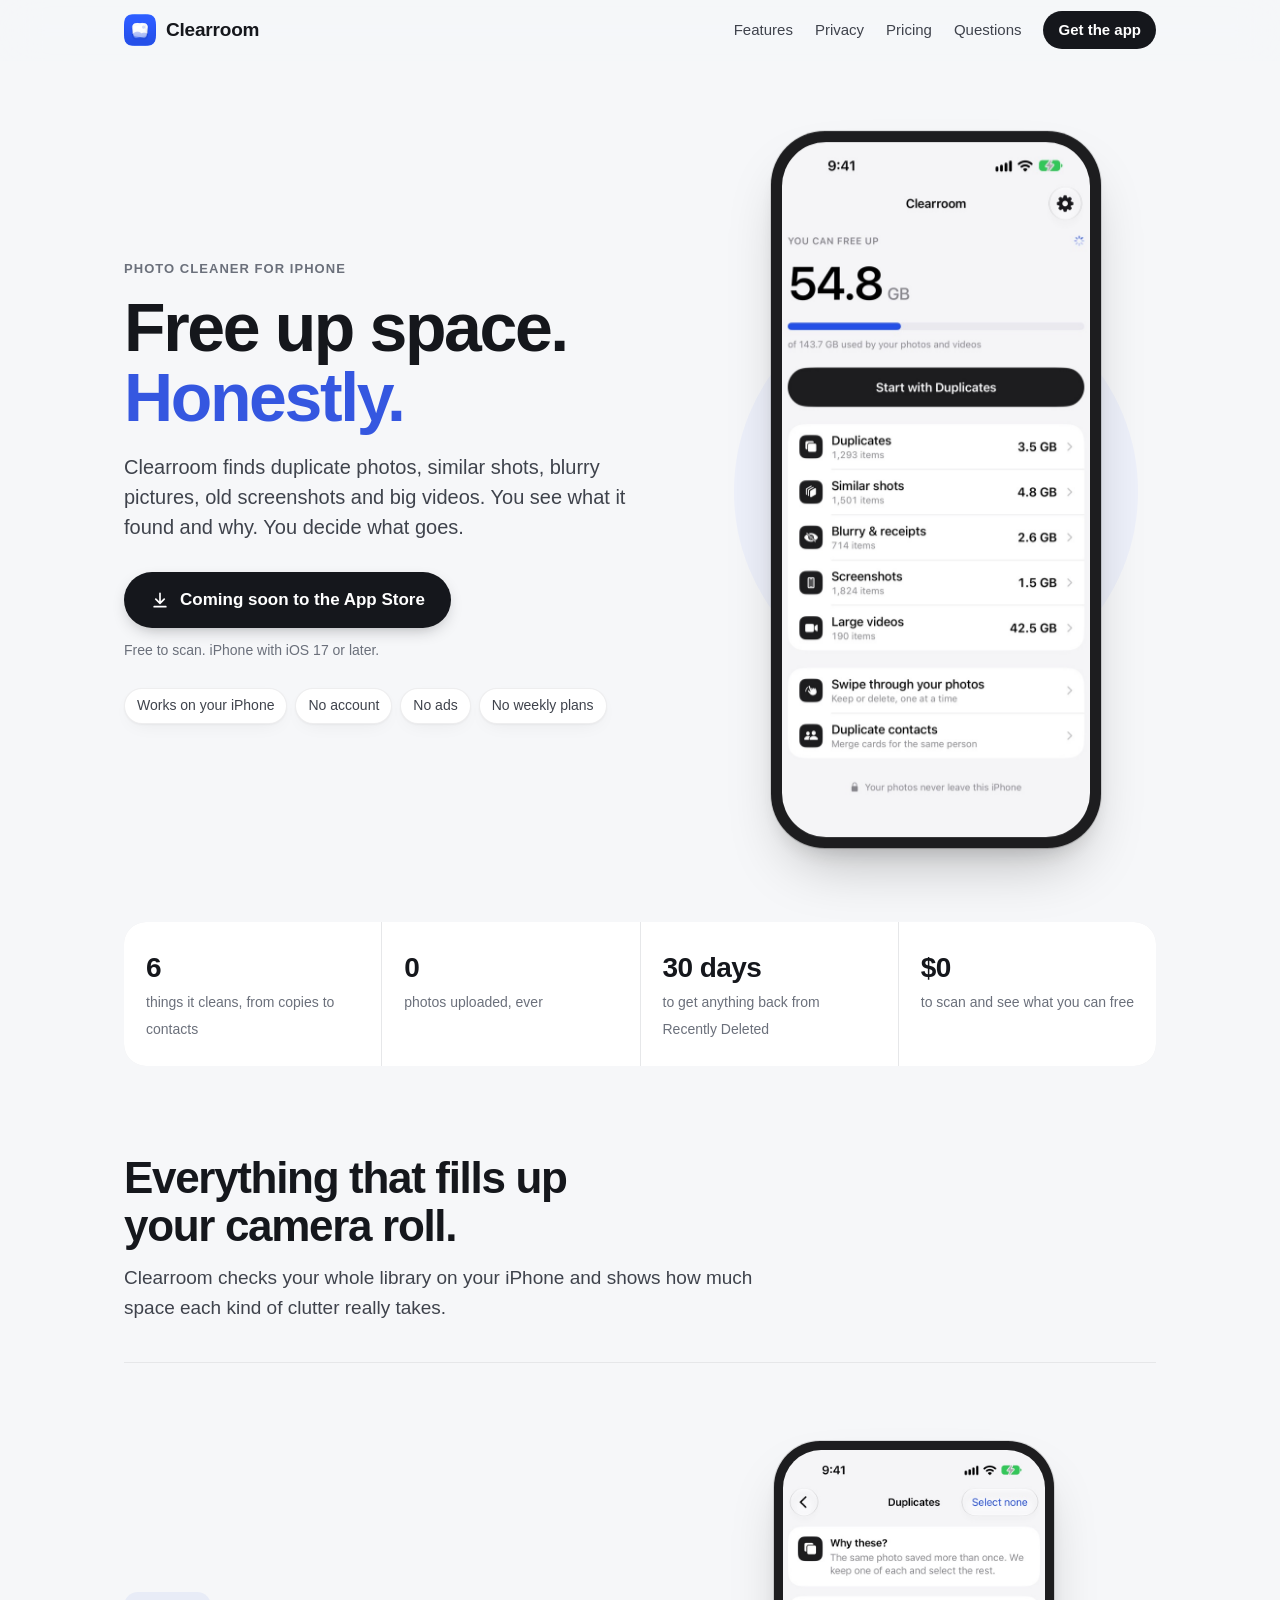
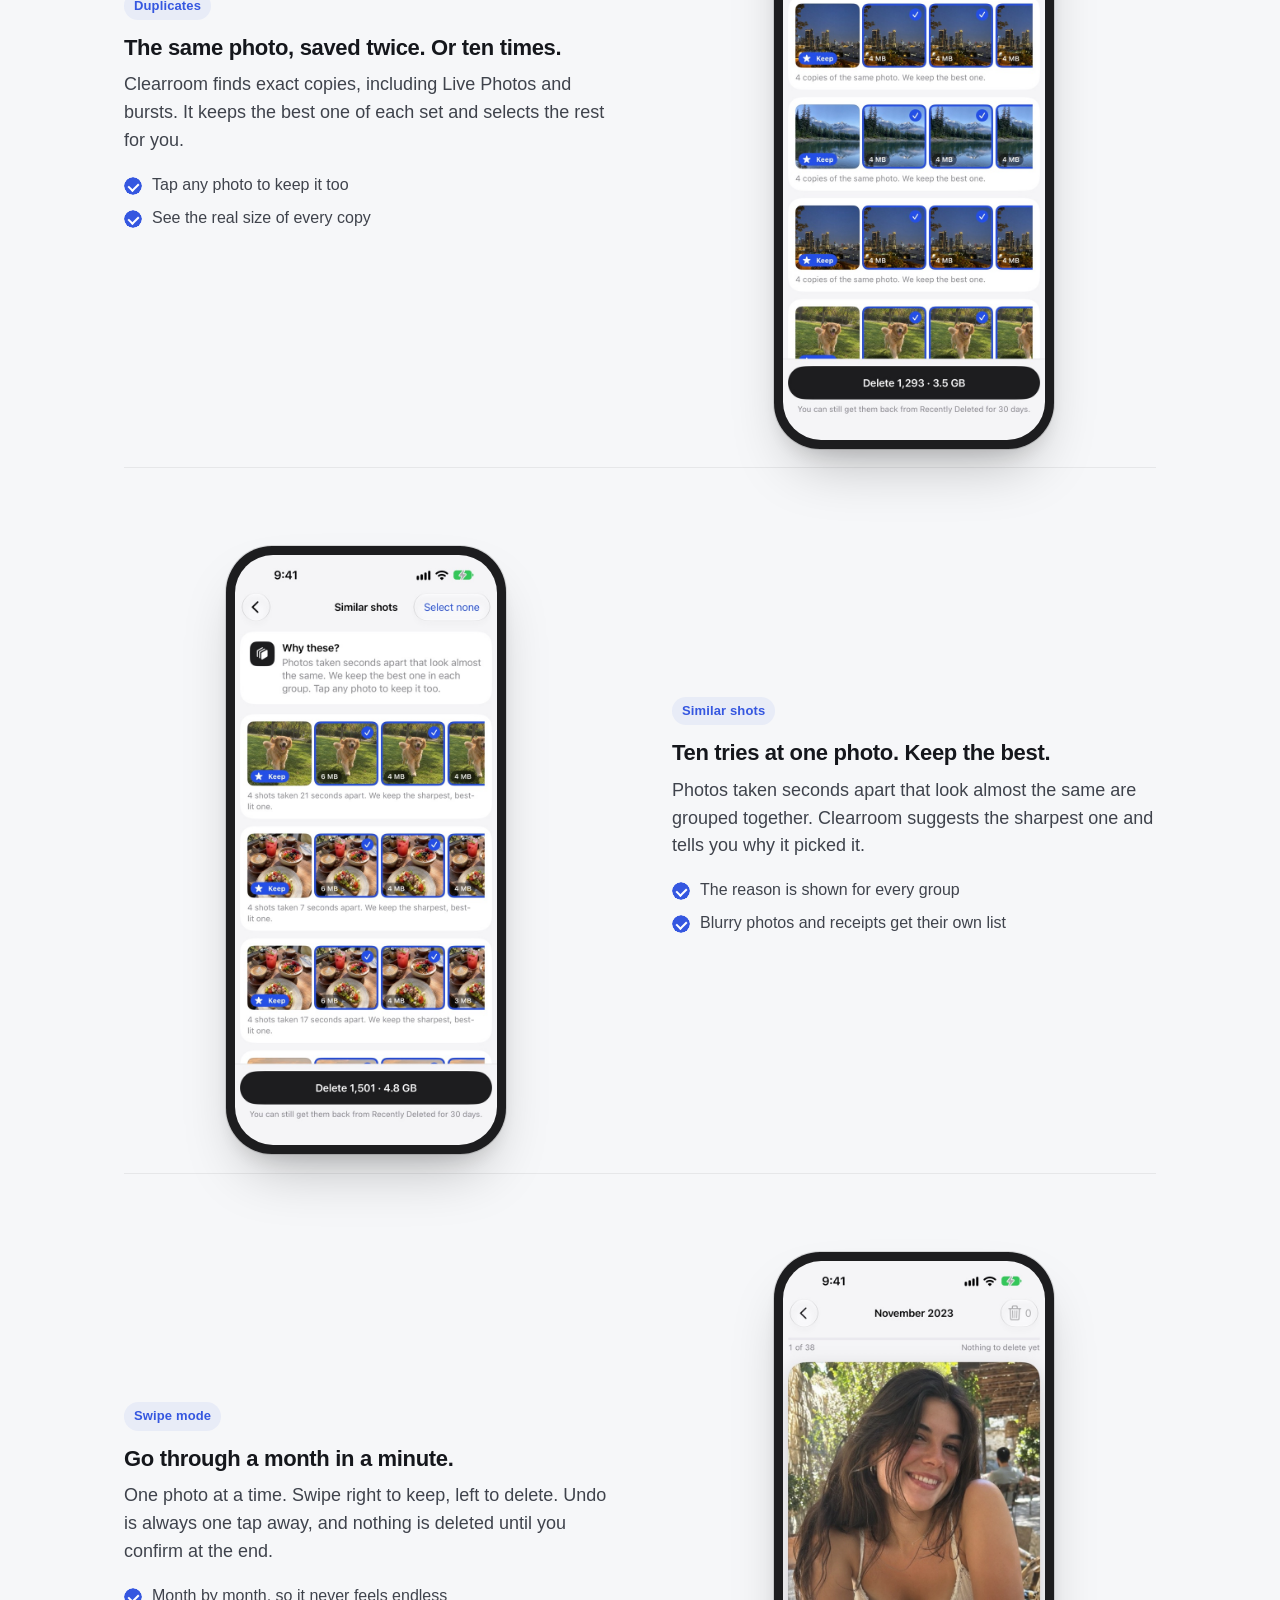
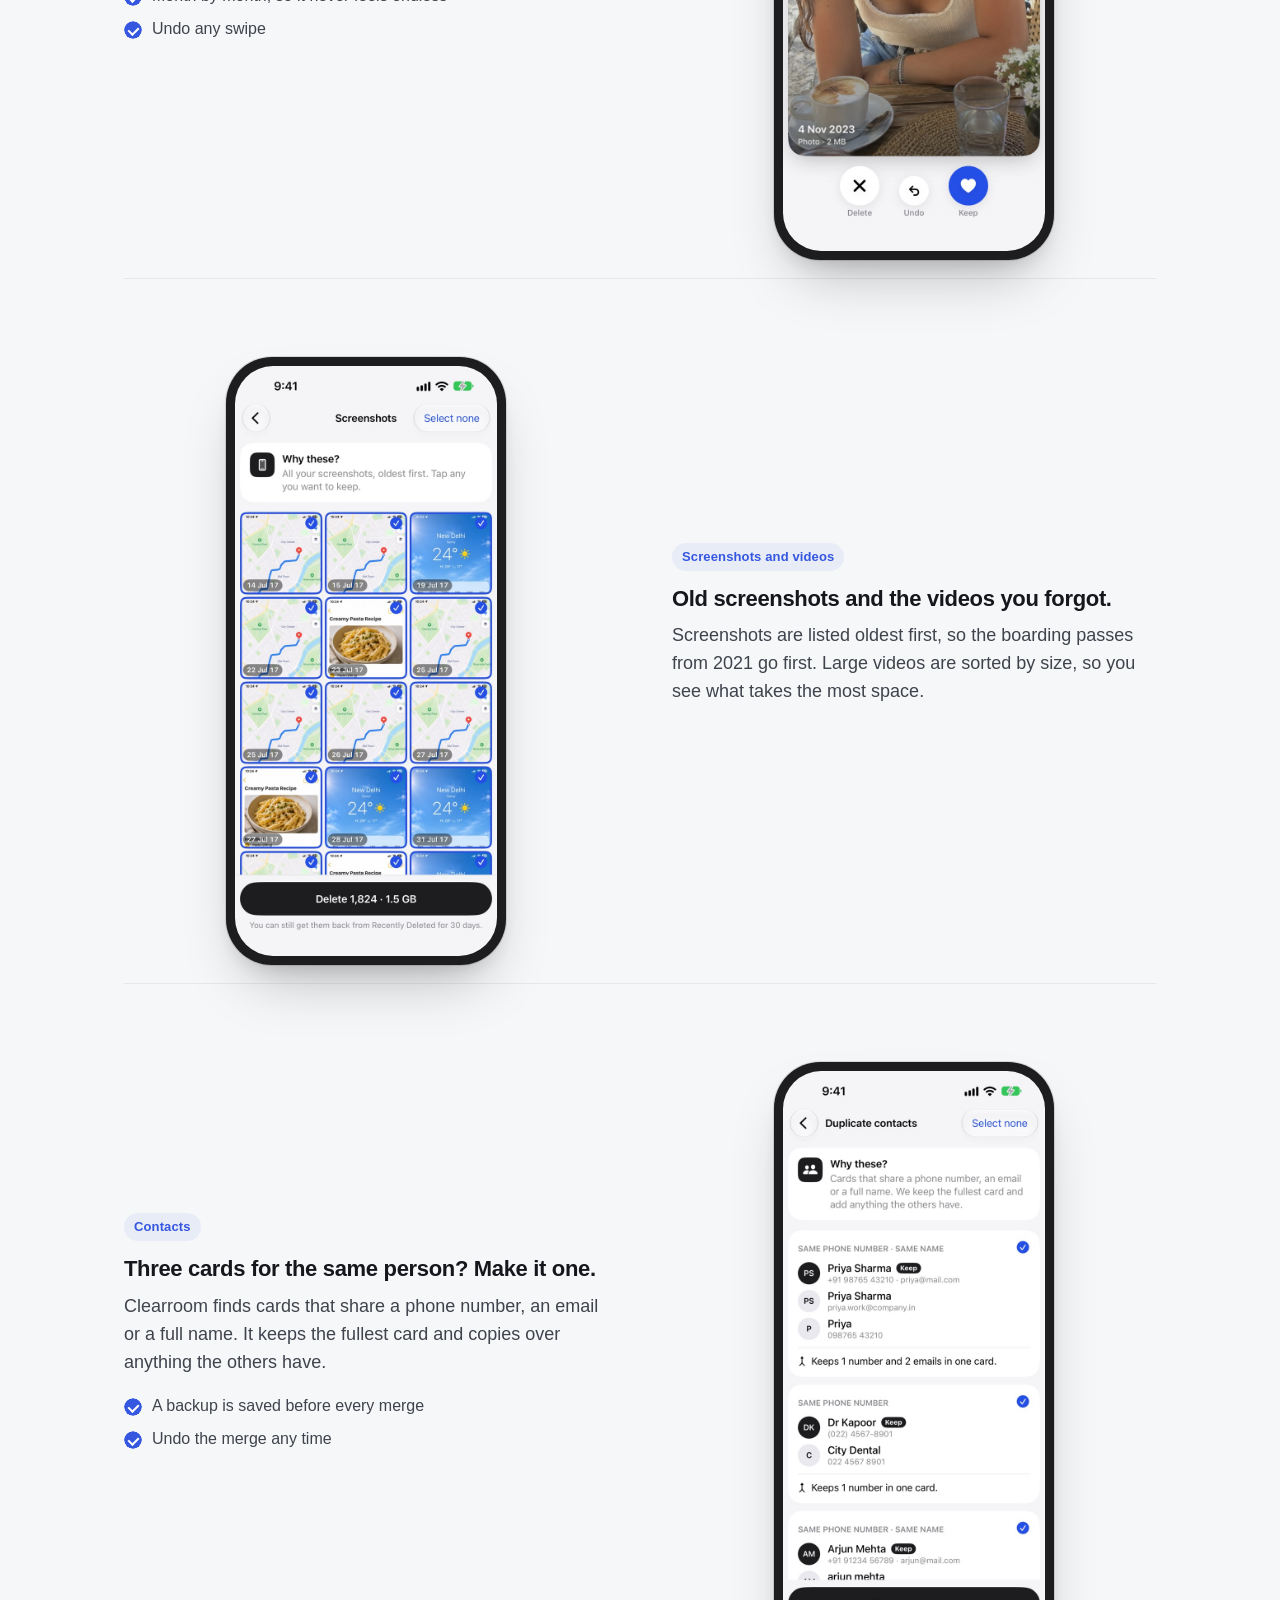
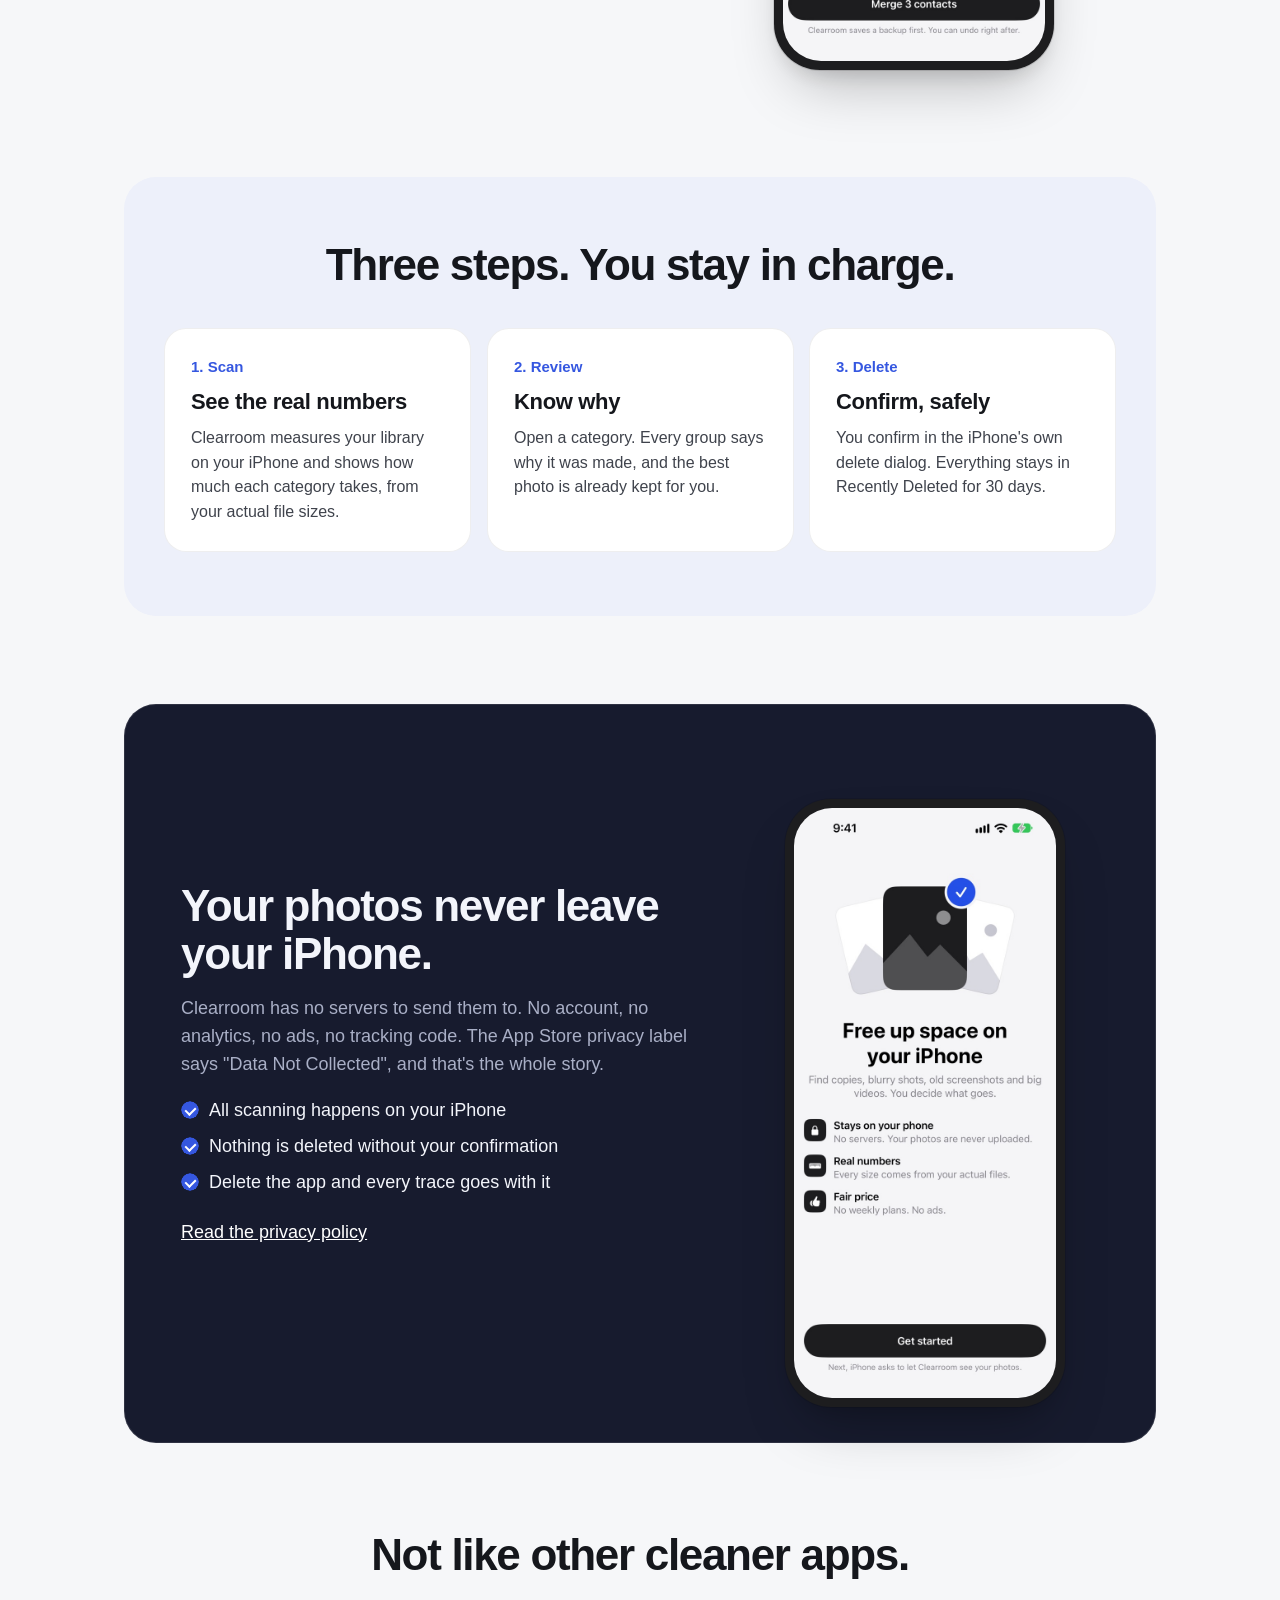
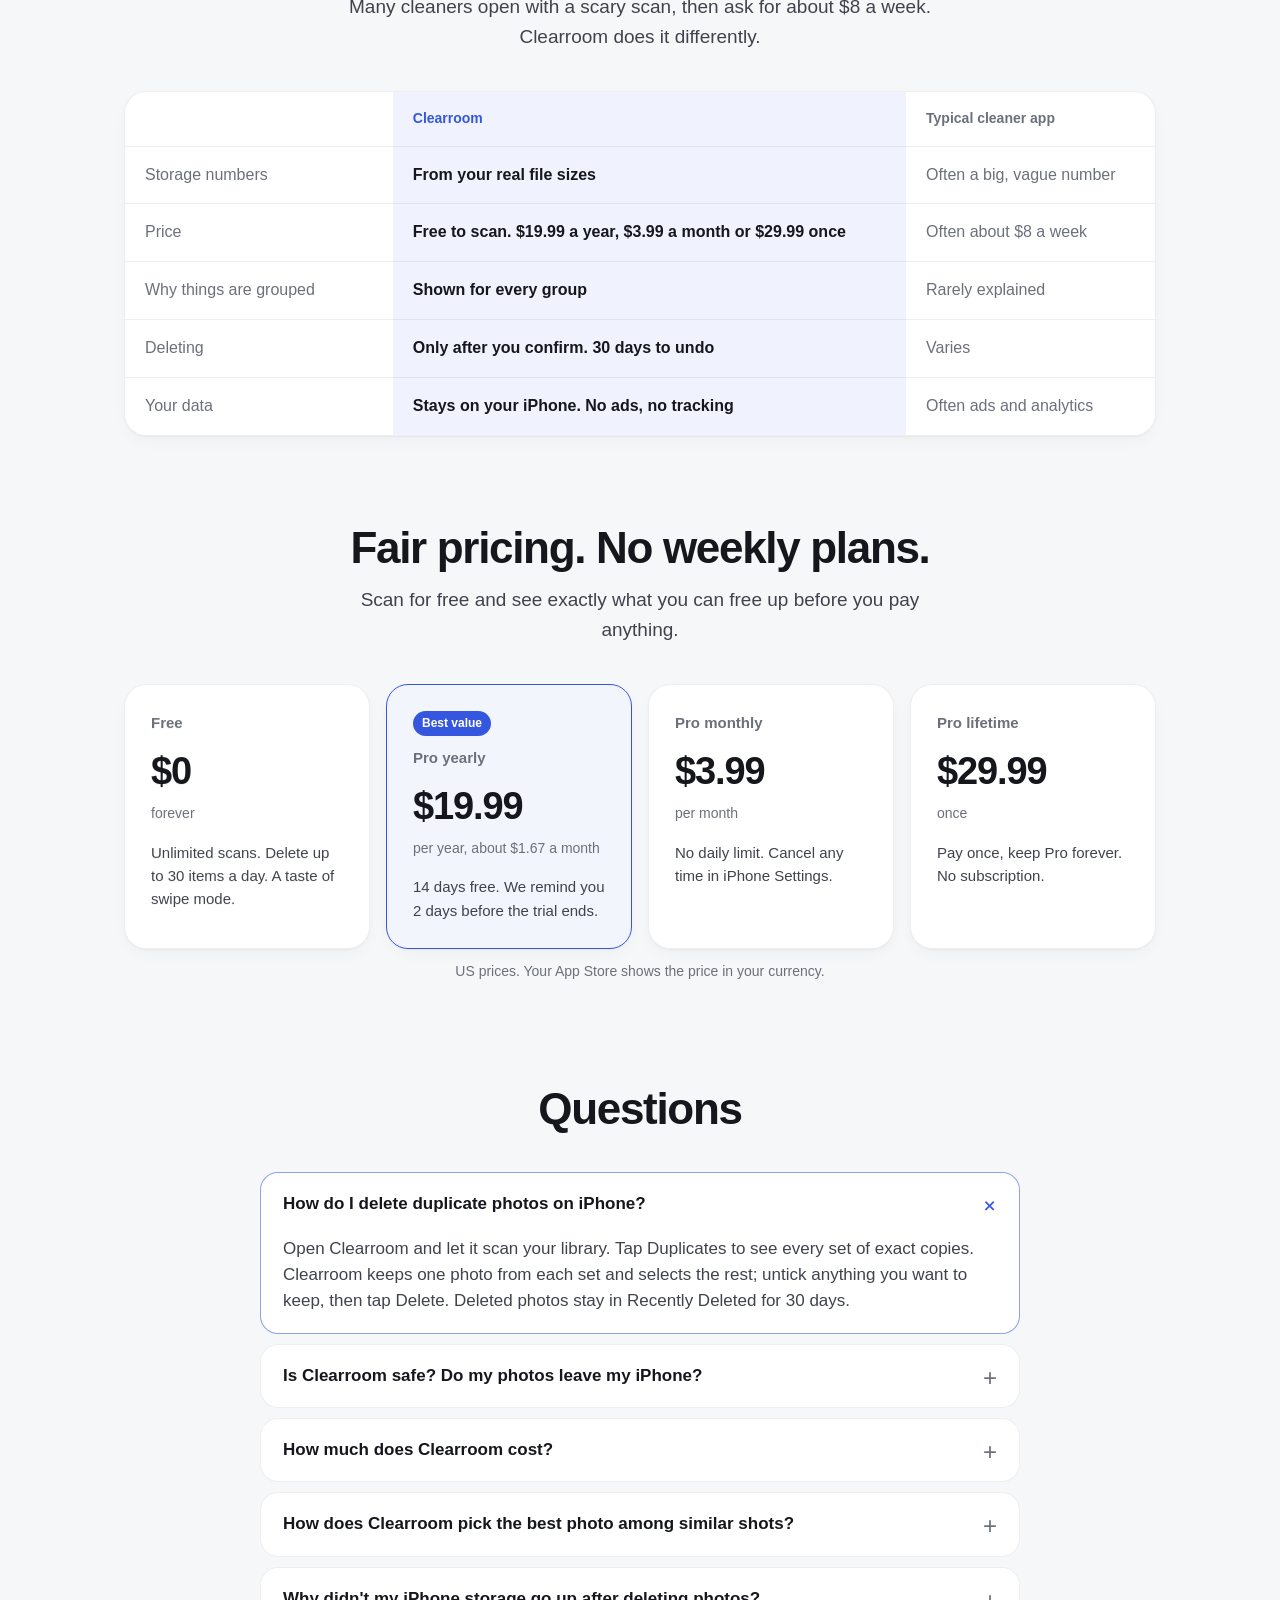
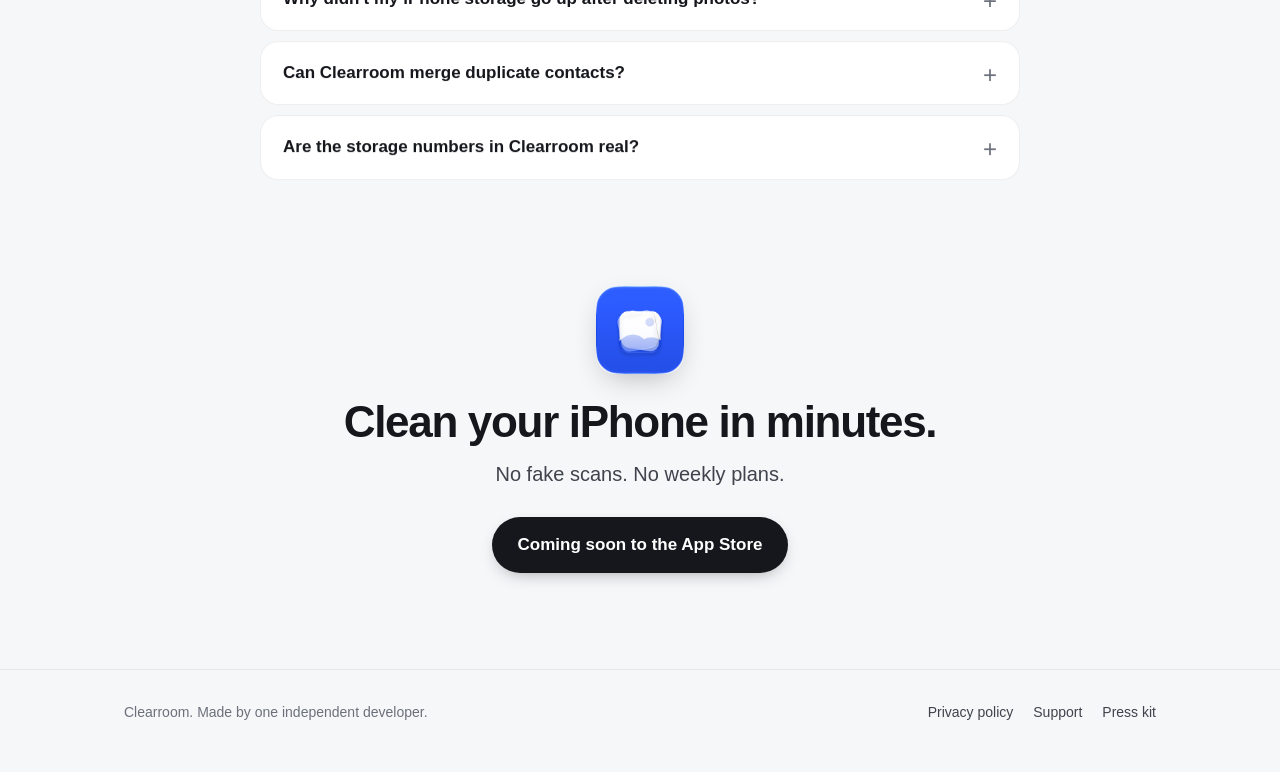
<file: index.html>
<!doctype html>
<html lang="en"><head><meta charset="utf-8"><meta name="viewport" content="width=device-width, initial-scale=1">
<title>Clearroom: Photo Cleaner for iPhone. Delete duplicate and similar photos</title>
<meta name="description" content="Clearroom is an iPhone photo cleaner that finds duplicate photos, similar shots, blurry pictures, old screenshots, large videos and duplicate contacts. It runs entirely on your iPhone, shows real file sizes, and has no weekly subscription.">
<link rel="canonical" href="https://rajgupta36.github.io/clearroom/">
<meta property="og:type" content="website">
<meta property="og:title" content="Clearroom: honest photo cleaner for iPhone">
<meta property="og:description" content="Find duplicate and similar photos, old screenshots and big videos. Private, on-device, no weekly plans.">
<meta property="og:url" content="https://rajgupta36.github.io/clearroom/">
<meta property="og:image" content="https://rajgupta36.github.io/clearroom/img/og.jpg">
<meta name="twitter:card" content="summary_large_image">
<meta name="theme-color" content="#F5F5F7" media="(prefers-color-scheme: light)"><meta name="theme-color" content="#000000" media="(prefers-color-scheme: dark)">
<script>(function(d){if(!matchMedia('(prefers-reduced-motion: reduce)').matches){d.classList.add('motion');setTimeout(function(){if(!window.__siteReady)d.classList.remove('motion')},2500)}})(document.documentElement)</script>
<link rel="stylesheet" href="style.css?v=4"><link rel="icon" href="favicon.png">
<script type="application/ld+json">
{
  "@context": "https://schema.org",
  "@graph": [
    {
      "@type": "MobileApplication",
      "@id": "https://rajgupta36.github.io/clearroom/#app",
      "name": "Clearroom: Photo Cleaner",
      "alternateName": "Clearroom",
      "operatingSystem": "iOS 17 or later",
      "applicationCategory": "UtilitiesApplication",
      "description": "An iPhone photo and storage cleaner that finds duplicate photos, similar shots, blurry photos, receipts, old screenshots, large videos and duplicate contacts. Everything runs on the iPhone; photos and contacts never leave it.",
      "url": "https://rajgupta36.github.io/clearroom/",
      "image": "https://rajgupta36.github.io/clearroom/img/icon-1024.png",
      "screenshot": [
        "https://rajgupta36.github.io/clearroom/img/app/1-dashboard.jpg",
        "https://rajgupta36.github.io/clearroom/img/app/2-duplicates.jpg",
        "https://rajgupta36.github.io/clearroom/img/app/3-similar.jpg",
        "https://rajgupta36.github.io/clearroom/img/app/4-swipe.jpg"
      ],
      "featureList": [
        "Delete duplicate photos, including Live Photos and bursts",
        "Group similar photos and suggest the best shot with the reason shown",
        "Find blurry photos and receipts",
        "Clear out old screenshots, oldest first",
        "Sort large videos by size",
        "Swipe mode: keep or delete one photo at a time, month by month, with undo",
        "Merge duplicate contacts with a backup and undo",
        "All processing on the iPhone, no account, no ads, no tracking"
      ],
      "offers": [
        {"@type": "Offer", "name": "Free", "price": "0", "priceCurrency": "USD", "description": "Unlimited scanning and up to 30 deletions a day."},
        {"@type": "Offer", "name": "Clearroom Pro yearly", "price": "19.99", "priceCurrency": "USD", "description": "Yearly subscription with a 14-day free trial."},
        {"@type": "Offer", "name": "Clearroom Pro monthly", "price": "3.99", "priceCurrency": "USD"},
        {"@type": "Offer", "name": "Clearroom Pro lifetime", "price": "29.99", "priceCurrency": "USD", "description": "One-time purchase."}
      ]
    },
    {
      "@type": "FAQPage",
      "mainEntity": [
        {"@type": "Question", "name": "How do I delete duplicate photos on iPhone?",
         "acceptedAnswer": {"@type": "Answer", "text": "Open Clearroom and let it scan your library. Tap Duplicates to see every set of exact copies. Clearroom keeps one photo from each set and selects the rest; untick anything you want to keep, then tap Delete. Deleted photos stay in Recently Deleted for 30 days."}},
        {"@type": "Question", "name": "Is Clearroom safe? Do my photos leave my iPhone?",
         "acceptedAnswer": {"@type": "Answer", "text": "Your photos never leave your iPhone. Clearroom has no servers, no account, no ads and no analytics. All scanning happens on the device, and nothing is deleted until you confirm in the iPhone's own delete dialog."}},
        {"@type": "Question", "name": "How much does Clearroom cost?",
         "acceptedAnswer": {"@type": "Answer", "text": "Scanning is free, and you can delete up to 30 items a day for free. Clearroom Pro removes the limit for $19.99 a year (14-day free trial), $3.99 a month, or $29.99 once. There is no weekly plan."}},
        {"@type": "Question", "name": "How does Clearroom pick the best photo among similar shots?",
         "acceptedAnswer": {"@type": "Answer", "text": "It groups photos taken seconds apart that look almost the same, then suggests the sharpest, best-lit one using Apple's on-device image analysis. The reason is shown for every group, and you can tap any photo to keep it too."}},
        {"@type": "Question", "name": "Why didn't my iPhone storage go up after deleting photos?",
         "acceptedAnswer": {"@type": "Answer", "text": "iPhone keeps deleted photos in Recently Deleted for 30 days. The space is freed when that album is emptied, either after 30 days or when you empty it yourself in Photos, Albums, Recently Deleted."}},
        {"@type": "Question", "name": "Can Clearroom merge duplicate contacts?",
         "acceptedAnswer": {"@type": "Answer", "text": "Yes. Clearroom finds contact cards that share a phone number, an email or a full name, keeps the fullest card, copies over anything the others have, and saves a backup first so you can undo the merge."}},
        {"@type": "Question", "name": "Are the storage numbers in Clearroom real?",
         "acceptedAnswer": {"@type": "Answer", "text": "Yes. Every size comes from the real file sizes of your photos and videos. If a size can't be read, Clearroom says so instead of guessing."}}
      ]
    }
  ]
}
</script>
</head>
<body>
<a class="skip" href="#main">Skip to content</a>
<header class="top"><div class="wrap">
<a class="brand" href="./"><img src="img/icon-256.png" alt="">Clearroom</a>
<nav aria-label="Main"><a href="#features">Features</a><a href="#privacy">Privacy</a><a href="#pricing">Pricing</a><a href="#faq">Questions</a><a class="pill" href="#get">Get the app</a></nav>
</div></header>

<main id="main" class="wrap">

<div class="hero">
<div data-hero-text>
<p class="eyebrow">Photo cleaner for iPhone</p>
<h1>Free up space.<br><em>Honestly.</em></h1>
<p class="lede">Clearroom finds duplicate photos, similar shots, blurry pictures, old screenshots and big videos. You see what it found and why. You decide what goes.</p>
<span class="button" id="get" aria-disabled="true"><svg viewBox="0 0 24 24" aria-hidden="true"><path d="M12 3a1 1 0 0 1 1 1v9.6l3.3-3.3a1 1 0 1 1 1.4 1.4l-5 5a1 1 0 0 1-1.4 0l-5-5a1 1 0 1 1 1.4-1.4l3.3 3.3V4a1 1 0 0 1 1-1zM5 19h14a1 1 0 1 1 0 2H5a1 1 0 1 1 0-2z"/></svg>Coming soon to the App Store</span>
<p class="note">Free to scan. iPhone with iOS 17 or later.</p>
<ul class="chips"><li>Works on your iPhone</li><li>No account</li><li>No ads</li><li>No weekly plans</li></ul>
</div>
<div class="stage" data-hero-phone><div class="phone"><img src="img/app/1-dashboard.jpg" alt="Clearroom home screen: you can free up 54.8 GB, split into duplicates, similar shots, blurry photos, screenshots and large videos" width="660" height="1434"></div></div>
</div>

<div class="proof" aria-label="What Clearroom checks" data-stagger>
<div><b data-count="6">6</b><span>things it cleans, from copies to contacts</span></div>
<div><b>0</b><span>photos uploaded, ever</span></div>
<div><b><span data-count="30">30</span> days</b><span>to get anything back from Recently Deleted</span></div>
<div><b>$0</b><span>to scan and see what you can free</span></div>
</div>

<section id="features">
<div class="head" data-reveal><h2>Everything that fills up<br>your camera roll.</h2><p>Clearroom checks your whole library on your iPhone and shows how much space each kind of clutter really takes.</p></div>

<div class="feature" data-reveal>
<div class="text"><span class="tag">Duplicates</span><h3>The same photo, saved twice. Or ten times.</h3>
<p>Clearroom finds exact copies, including Live Photos and bursts. It keeps the best one of each set and selects the rest for you.</p>
<ul class="ticks"><li>Tap any photo to keep it too</li><li>See the real size of every copy</li></ul></div>
<div class="phone small"><img src="img/app/2-duplicates.jpg" alt="Duplicate photos grouped in sets, one kept and the copies selected" loading="lazy" width="660" height="1434"></div>
</div>

<div class="feature flip" data-reveal>
<div class="text"><span class="tag">Similar shots</span><h3>Ten tries at one photo. Keep the best.</h3>
<p>Photos taken seconds apart that look almost the same are grouped together. Clearroom suggests the sharpest one and tells you why it picked it.</p>
<ul class="ticks"><li>The reason is shown for every group</li><li>Blurry photos and receipts get their own list</li></ul></div>
<div class="phone small"><img src="img/app/3-similar.jpg" alt="Similar shots grouped, with the sharpest one kept and the reason shown" loading="lazy" width="660" height="1434"></div>
</div>

<div class="feature" data-reveal>
<div class="text"><span class="tag">Swipe mode</span><h3>Go through a month in a minute.</h3>
<p>One photo at a time. Swipe right to keep, left to delete. Undo is always one tap away, and nothing is deleted until you confirm at the end.</p>
<ul class="ticks"><li>Month by month, so it never feels endless</li><li>Undo any swipe</li></ul></div>
<div class="phone small"><img src="img/app/4-swipe.jpg" alt="Swipe mode showing one photo with Delete, Undo and Keep buttons" loading="lazy" width="660" height="1434"></div>
</div>

<div class="feature flip" data-reveal>
<div class="text"><span class="tag">Screenshots and videos</span><h3>Old screenshots and the videos you forgot.</h3>
<p>Screenshots are listed oldest first, so the boarding passes from 2021 go first. Large videos are sorted by size, so you see what takes the most space.</p></div>
<div class="phone small"><img src="img/app/5-screenshots.jpg" alt="Old screenshots listed oldest first, ready to clear out" loading="lazy" width="660" height="1434"></div>
</div>

<div class="feature" data-reveal>
<div class="text"><span class="tag">Contacts</span><h3>Three cards for the same person? Make it one.</h3>
<p>Clearroom finds cards that share a phone number, an email or a full name. It keeps the fullest card and copies over anything the others have.</p>
<ul class="ticks"><li>A backup is saved before every merge</li><li>Undo the merge any time</li></ul></div>
<div class="phone small"><img src="img/app/6-contacts.jpg" alt="Duplicate contacts merged into one card with a backup" loading="lazy" width="660" height="1434"></div>
</div>
</section>

<section class="mist">
<div class="head center" data-reveal><h2>Three steps. You stay in charge.</h2></div>
<div class="grid3" data-stagger>
<div class="card"><div class="num">1. Scan</div><h3>See the real numbers</h3><p>Clearroom measures your library on your iPhone and shows how much each category takes, from your actual file sizes.</p></div>
<div class="card"><div class="num">2. Review</div><h3>Know why</h3><p>Open a category. Every group says why it was made, and the best photo is already kept for you.</p></div>
<div class="card"><div class="num">3. Delete</div><h3>Confirm, safely</h3><p>You confirm in the iPhone's own delete dialog. Everything stays in Recently Deleted for 30 days.</p></div>
</div>
</section>

<div class="band" id="privacy" data-reveal>
<div>
<h2>Your photos never leave your iPhone.</h2>
<p>Clearroom has no servers to send them to. No account, no analytics, no ads, no tracking code. The App Store privacy label says "Data Not Collected", and that's the whole story.</p>
<ul class="ticks"><li>All scanning happens on your iPhone</li><li>Nothing is deleted without your confirmation</li><li>Delete the app and every trace goes with it</li></ul>
<p style="margin-top:22px"><a href="privacy.html" style="color:#fff;text-decoration:underline">Read the privacy policy</a></p>
</div>
<div class="phone small"><img src="img/app/7-private.jpg" alt="Clearroom welcome screen: stays on your phone, real numbers, fair price" loading="lazy" width="660" height="1434"></div>
</div>

<section>
<div class="head center" data-reveal><h2>Not like other cleaner apps.</h2><p>Many cleaners open with a scary scan, then ask for about $8 a week. Clearroom does it differently.</p></div>
<table class="compare" data-reveal>
<thead><tr><th scope="col"></th><th scope="col">Clearroom</th><th scope="col">Typical cleaner app</th></tr></thead>
<tbody>
<tr><td>Storage numbers</td><td>From your real file sizes</td><td>Often a big, vague number</td></tr>
<tr><td>Price</td><td>Free to scan. $19.99 a year, $3.99 a month or $29.99 once</td><td>Often about $8 a week</td></tr>
<tr><td>Why things are grouped</td><td>Shown for every group</td><td>Rarely explained</td></tr>
<tr><td>Deleting</td><td>Only after you confirm. 30 days to undo</td><td>Varies</td></tr>
<tr><td>Your data</td><td>Stays on your iPhone. No ads, no tracking</td><td>Often ads and analytics</td></tr>
</tbody></table>
</section>

<section id="pricing">
<div class="head center" data-reveal><h2>Fair pricing. No weekly plans.</h2><p>Scan for free and see exactly what you can free up before you pay anything.</p></div>
<div class="prices" data-stagger>
<div class="price"><span class="name">Free</span><span class="amount">$0</span><span class="per">forever</span><p>Unlimited scans. Delete up to 30 items a day. A taste of swipe mode.</p></div>
<div class="price best"><span class="badge">Best value</span><span class="name">Pro yearly</span><span class="amount">$19.99</span><span class="per">per year, about $1.67 a month</span><p>14 days free. We remind you 2 days before the trial ends.</p></div>
<div class="price"><span class="name">Pro monthly</span><span class="amount">$3.99</span><span class="per">per month</span><p>No daily limit. Cancel any time in iPhone Settings.</p></div>
<div class="price"><span class="name">Pro lifetime</span><span class="amount">$29.99</span><span class="per">once</span><p>Pay once, keep Pro forever. No subscription.</p></div>
</div>
<p class="note" style="text-align:center">US prices. Your App Store shows the price in your currency.</p>
</section>

<section id="faq">
<div class="head center" data-reveal><h2>Questions</h2></div>
<div class="faq" data-stagger>
<details open><summary>How do I delete duplicate photos on iPhone?</summary><p>Open Clearroom and let it scan your library. Tap Duplicates to see every set of exact copies. Clearroom keeps one photo from each set and selects the rest; untick anything you want to keep, then tap Delete. Deleted photos stay in Recently Deleted for 30 days.</p></details>
<details><summary>Is Clearroom safe? Do my photos leave my iPhone?</summary><p>Your photos never leave your iPhone. Clearroom has no servers, no account, no ads and no analytics. All scanning happens on the device, and nothing is deleted until you confirm in the iPhone's own delete dialog.</p></details>
<details><summary>How much does Clearroom cost?</summary><p>Scanning is free, and you can delete up to 30 items a day for free. Clearroom Pro removes the limit for $19.99 a year (14-day free trial), $3.99 a month, or $29.99 once. There is no weekly plan.</p></details>
<details><summary>How does Clearroom pick the best photo among similar shots?</summary><p>It groups photos taken seconds apart that look almost the same, then suggests the sharpest, best-lit one using Apple's on-device image analysis. The reason is shown for every group, and you can tap any photo to keep it too.</p></details>
<details><summary>Why didn't my iPhone storage go up after deleting photos?</summary><p>iPhone keeps deleted photos in Recently Deleted for 30 days. The space is freed when that album is emptied, either after 30 days or when you empty it yourself in Photos, Albums, Recently Deleted.</p></details>
<details><summary>Can Clearroom merge duplicate contacts?</summary><p>Yes. Clearroom finds contact cards that share a phone number, an email or a full name, keeps the fullest card, copies over anything the others have, and saves a backup first so you can undo the merge.</p></details>
<details><summary>Are the storage numbers in Clearroom real?</summary><p>Yes. Every size comes from the real file sizes of your photos and videos. If a size can't be read, Clearroom says so instead of guessing.</p></details>
</div>
</section>

<div class="cta" data-reveal>
<img src="img/icon-256.png" alt="Clearroom app icon" width="88" height="88">
<h2>Clean your iPhone in minutes.</h2>
<p class="lede" style="margin:0 auto 28px">No fake scans. No weekly plans.</p>
<span class="button" aria-disabled="true">Coming soon to the App Store</span>
</div>
</main>

<footer><div class="wrap">
<span>Clearroom. Made by one independent developer.</span>
<nav aria-label="Footer"><a href="privacy.html">Privacy policy</a><a href="support.html">Support</a><a href="press.html">Press kit</a></nav>
</div></footer>
<script src="js/motion.js" defer></script>
<script src="js/site.js?v=2" defer></script>
</body></html>
</file>
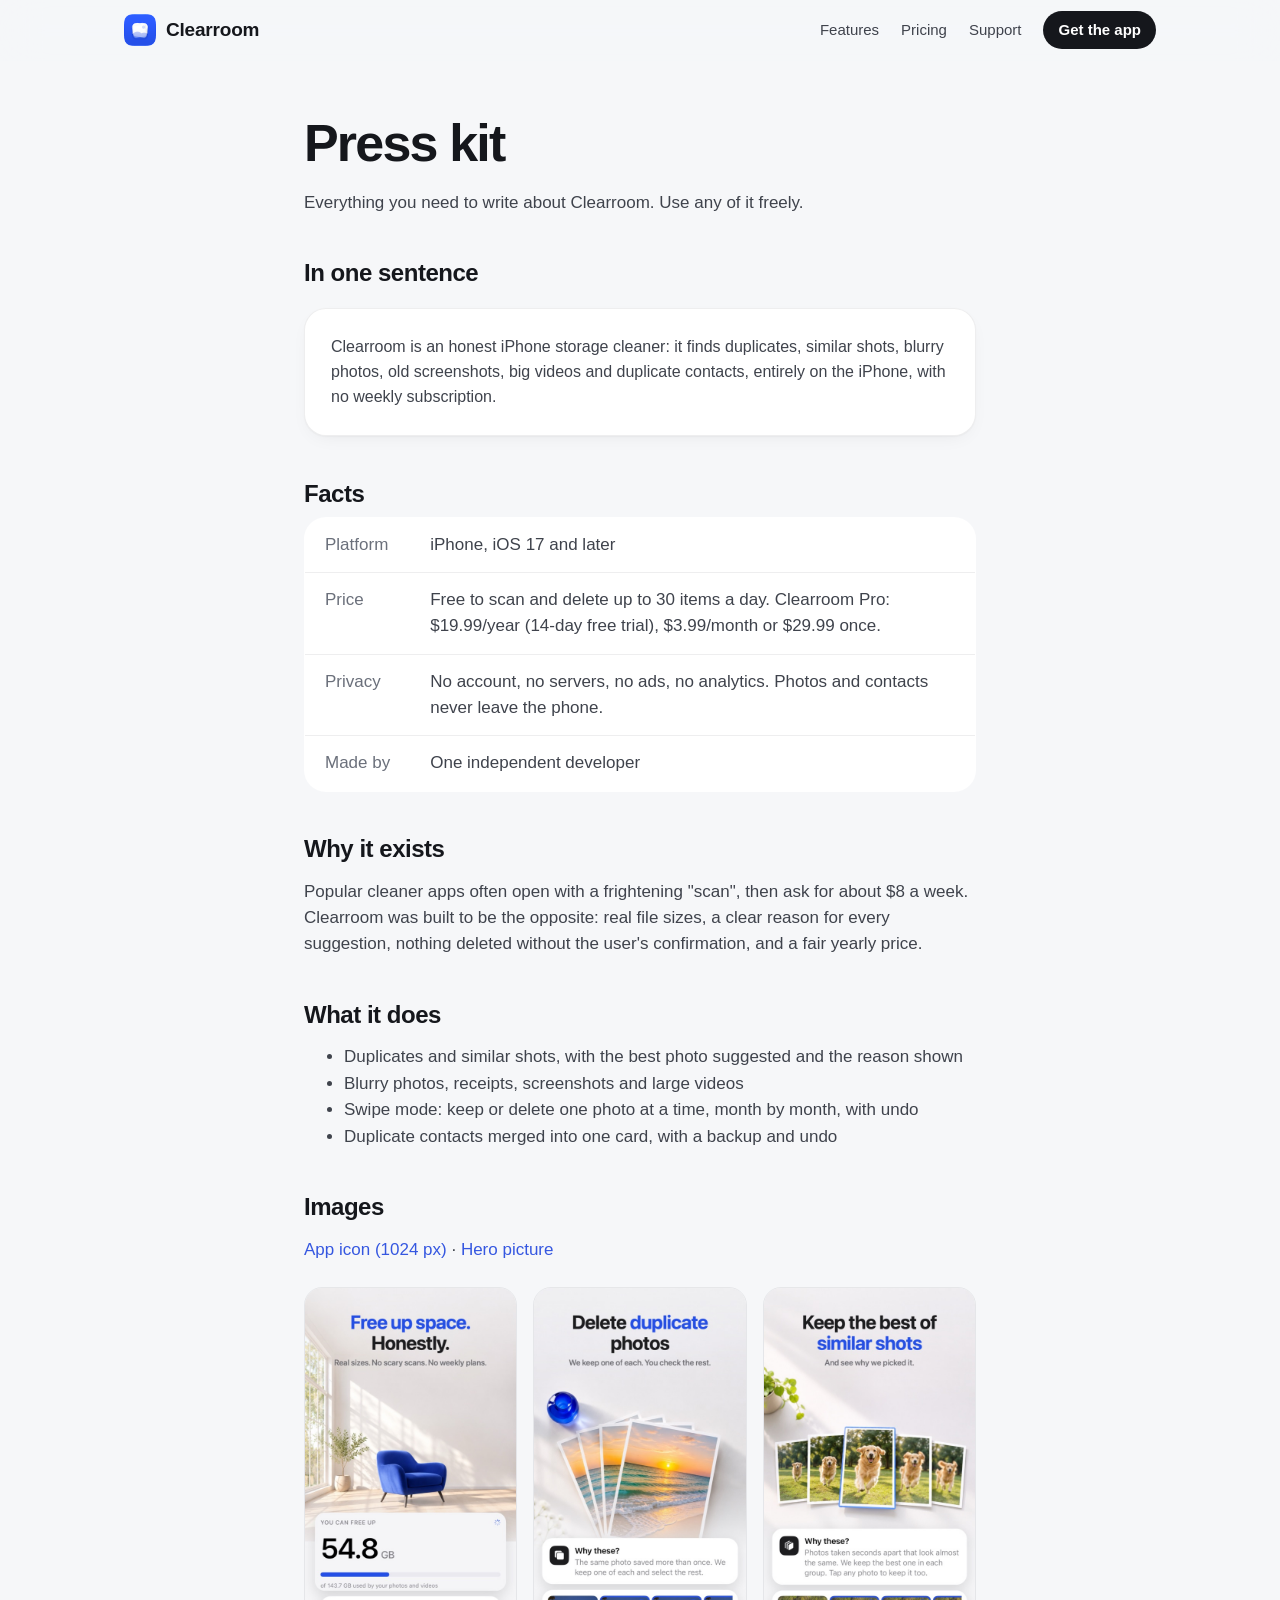
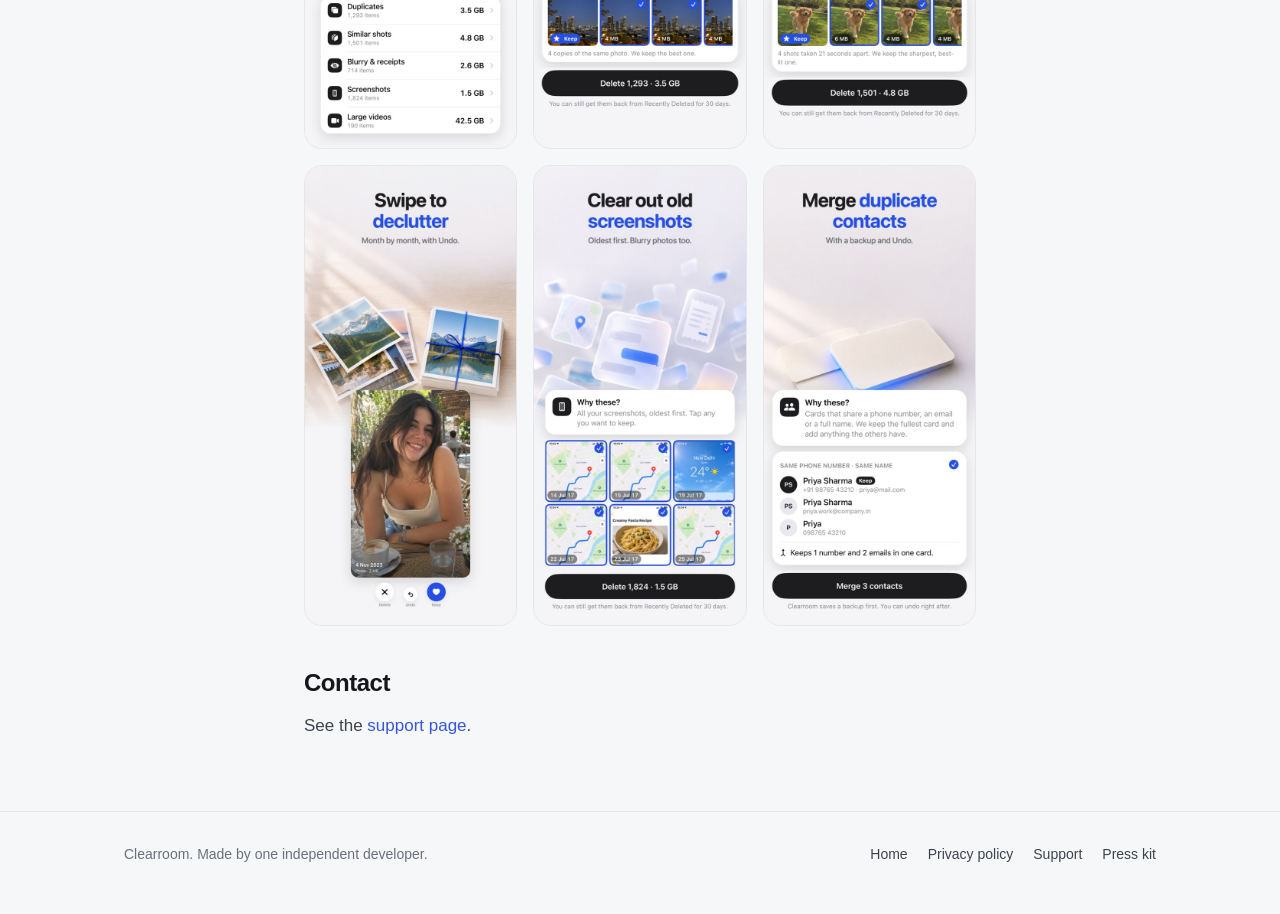
<file: press.html>
<!doctype html>
<html lang="en"><head><meta charset="utf-8"><meta name="viewport" content="width=device-width, initial-scale=1">
<title>Clearroom press kit: iPhone photo cleaner</title>
<meta name="description" content="Press kit for Clearroom, an on-device iPhone photo cleaner with no weekly subscription: facts, prices, screenshots and the app icon.">
<link rel="canonical" href="https://rajgupta36.github.io/clearroom/press.html"><script>(function(d){if(!matchMedia('(prefers-reduced-motion: reduce)').matches){d.classList.add('motion');setTimeout(function(){if(!window.__siteReady)d.classList.remove('motion')},2500)}})(document.documentElement)</script>
<link rel="stylesheet" href="style.css?v=4"><link rel="icon" href="favicon.png"></head>
<body>
<a class="skip" href="#main">Skip to content</a>
<header class="top"><div class="wrap">
<a class="brand" href="./"><img src="img/icon-256.png" alt="">Clearroom</a>
<nav aria-label="Main"><a href="./#features">Features</a><a href="./#pricing">Pricing</a><a href="support.html">Support</a><a class="pill" href="./">Get the app</a></nav>
</div></header>
<main id="main" class="doc">
<h1 data-reveal>Press kit</h1>
<p>Everything you need to write about Clearroom. Use any of it freely.</p>

<h2>In one sentence</h2>
<div class="card"><p>Clearroom is an honest iPhone storage cleaner: it finds duplicates, similar shots, blurry photos, old screenshots, big videos and duplicate contacts, entirely on the iPhone, with no weekly subscription.</p></div>

<h2>Facts</h2>
<table class="facts">
<tr><td>Platform</td><td>iPhone, iOS 17 and later</td></tr>
<tr><td>Price</td><td>Free to scan and delete up to 30 items a day. Clearroom Pro: $19.99/year (14-day free trial), $3.99/month or $29.99 once.</td></tr>
<tr><td>Privacy</td><td>No account, no servers, no ads, no analytics. Photos and contacts never leave the phone.</td></tr>
<tr><td>Made by</td><td>One independent developer</td></tr>
</table>

<h2>Why it exists</h2>
<p>Popular cleaner apps often open with a frightening "scan", then ask for about $8 a week. Clearroom was built to be the opposite: real file sizes, a clear reason for every suggestion, nothing deleted without the user's confirmation, and a fair yearly price.</p>

<h2>What it does</h2>
<ul>
<li>Duplicates and similar shots, with the best photo suggested and the reason shown</li>
<li>Blurry photos, receipts, screenshots and large videos</li>
<li>Swipe mode: keep or delete one photo at a time, month by month, with undo</li>
<li>Duplicate contacts merged into one card, with a backup and undo</li>
</ul>

<h2>Images</h2>
<p><a href="img/icon-1024.png">App icon (1024 px)</a> · <a href="img/hero.jpg">Hero picture</a></p>
<div class="shots">
<a href="img/1-dashboard.jpg"><img src="img/1-dashboard.jpg" alt="Home screen"></a>
<a href="img/2-duplicates.jpg"><img src="img/2-duplicates.jpg" alt="Duplicates"></a>
<a href="img/3-similar.jpg"><img src="img/3-similar.jpg" alt="Similar shots"></a>
<a href="img/4-swipe.jpg"><img src="img/4-swipe.jpg" alt="Swipe mode"></a>
<a href="img/5-screenshots.jpg"><img src="img/5-screenshots.jpg" alt="Old screenshots, oldest first"></a>
<a href="img/6-contacts.jpg"><img src="img/6-contacts.jpg" alt="Duplicate contacts merged into one card"></a>
</div>

<h2>Contact</h2>
<p>See the <a href="support.html">support page</a>.</p>
</main>
<footer><div class="wrap">
<span>Clearroom. Made by one independent developer.</span>
<nav aria-label="Footer"><a href="./">Home</a><a href="privacy.html">Privacy policy</a><a href="support.html">Support</a><a href="press.html">Press kit</a></nav>
</div></footer>
<script src="js/motion.js" defer></script>
<script src="js/site.js?v=2" defer></script>
</body></html>
</file>
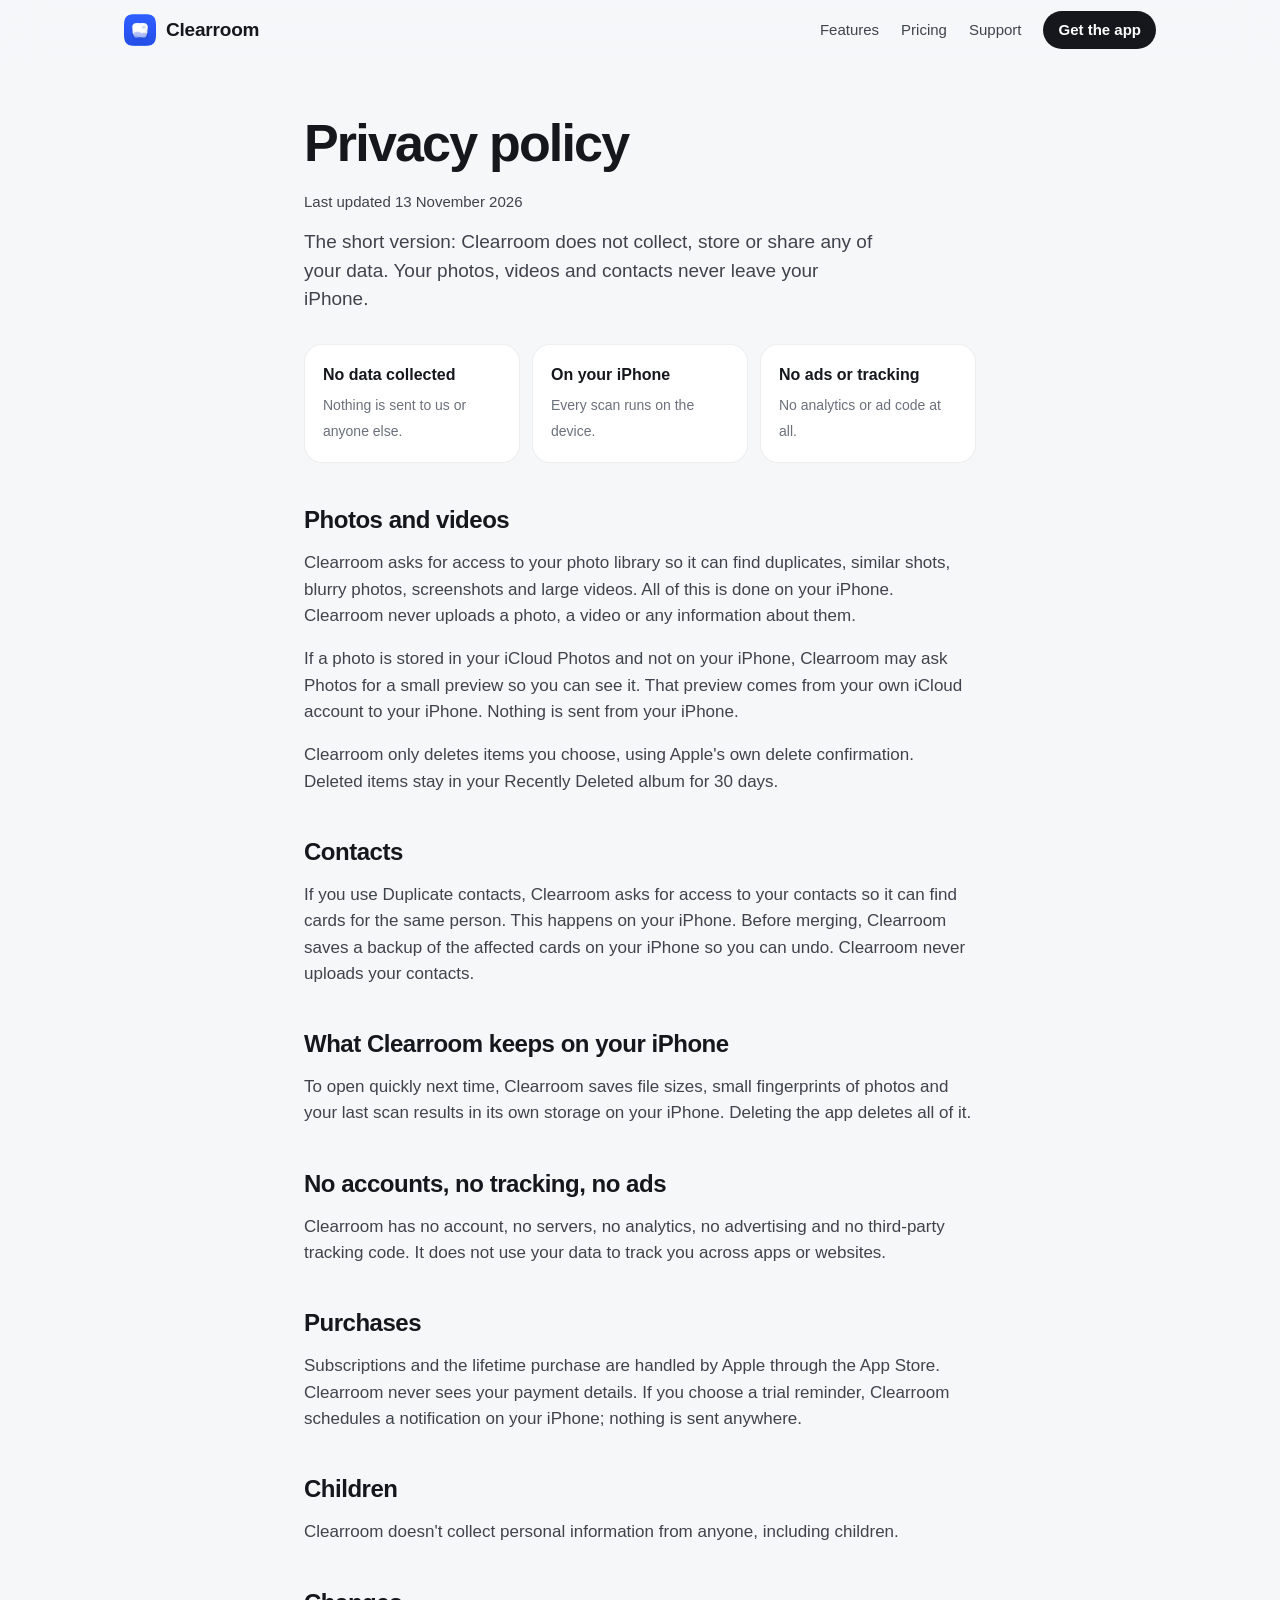
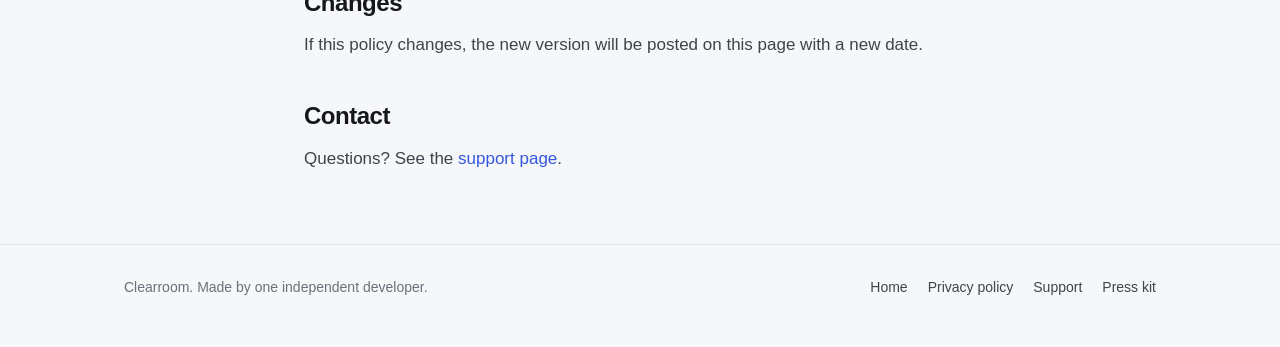
<file: privacy.html>
<!doctype html>
<html lang="en"><head><meta charset="utf-8"><meta name="viewport" content="width=device-width, initial-scale=1">
<title>Clearroom privacy policy</title>
<meta name="description" content="Clearroom privacy policy: photos and contacts never leave your iPhone. No account, no servers, no ads, no analytics.">
<link rel="canonical" href="https://rajgupta36.github.io/clearroom/privacy.html"><script>(function(d){if(!matchMedia('(prefers-reduced-motion: reduce)').matches){d.classList.add('motion');setTimeout(function(){if(!window.__siteReady)d.classList.remove('motion')},2500)}})(document.documentElement)</script>
<link rel="stylesheet" href="style.css?v=4"><link rel="icon" href="favicon.png"></head>
<body>
<a class="skip" href="#main">Skip to content</a>
<header class="top"><div class="wrap">
<a class="brand" href="./"><img src="img/icon-256.png" alt="">Clearroom</a>
<nav aria-label="Main"><a href="./#features">Features</a><a href="./#pricing">Pricing</a><a href="support.html">Support</a><a class="pill" href="./">Get the app</a></nav>
</div></header>
<main id="main" class="doc">
<h1 data-reveal>Privacy policy</h1>
<p class="muted">Last updated 13 November 2026</p>

<p class="lede">The short version: Clearroom does not collect, store or share any of your data. Your photos, videos and contacts never leave your iPhone.</p>
<div class="summary">
<div><b>No data collected</b><span>Nothing is sent to us or anyone else.</span></div>
<div><b>On your iPhone</b><span>Every scan runs on the device.</span></div>
<div><b>No ads or tracking</b><span>No analytics or ad code at all.</span></div>
</div>

<h2>Photos and videos</h2>
<p>Clearroom asks for access to your photo library so it can find duplicates, similar shots, blurry photos, screenshots and large videos. All of this is done on your iPhone. Clearroom never uploads a photo, a video or any information about them.</p>
<p>If a photo is stored in your iCloud Photos and not on your iPhone, Clearroom may ask Photos for a small preview so you can see it. That preview comes from your own iCloud account to your iPhone. Nothing is sent from your iPhone.</p>
<p>Clearroom only deletes items you choose, using Apple's own delete confirmation. Deleted items stay in your Recently Deleted album for 30 days.</p>

<h2>Contacts</h2>
<p>If you use Duplicate contacts, Clearroom asks for access to your contacts so it can find cards for the same person. This happens on your iPhone. Before merging, Clearroom saves a backup of the affected cards on your iPhone so you can undo. Clearroom never uploads your contacts.</p>

<h2>What Clearroom keeps on your iPhone</h2>
<p>To open quickly next time, Clearroom saves file sizes, small fingerprints of photos and your last scan results in its own storage on your iPhone. Deleting the app deletes all of it.</p>

<h2>No accounts, no tracking, no ads</h2>
<p>Clearroom has no account, no servers, no analytics, no advertising and no third-party tracking code. It does not use your data to track you across apps or websites.</p>

<h2>Purchases</h2>
<p>Subscriptions and the lifetime purchase are handled by Apple through the App Store. Clearroom never sees your payment details. If you choose a trial reminder, Clearroom schedules a notification on your iPhone; nothing is sent anywhere.</p>

<h2>Children</h2>
<p>Clearroom doesn't collect personal information from anyone, including children.</p>

<h2>Changes</h2>
<p>If this policy changes, the new version will be posted on this page with a new date.</p>

<h2>Contact</h2>
<p>Questions? See the <a href="support.html">support page</a>.</p>
</main>
<footer><div class="wrap">
<span>Clearroom. Made by one independent developer.</span>
<nav aria-label="Footer"><a href="./">Home</a><a href="privacy.html">Privacy policy</a><a href="support.html">Support</a><a href="press.html">Press kit</a></nav>
</div></footer>
<script src="js/motion.js" defer></script>
<script src="js/site.js?v=2" defer></script>
</body></html>
</file>
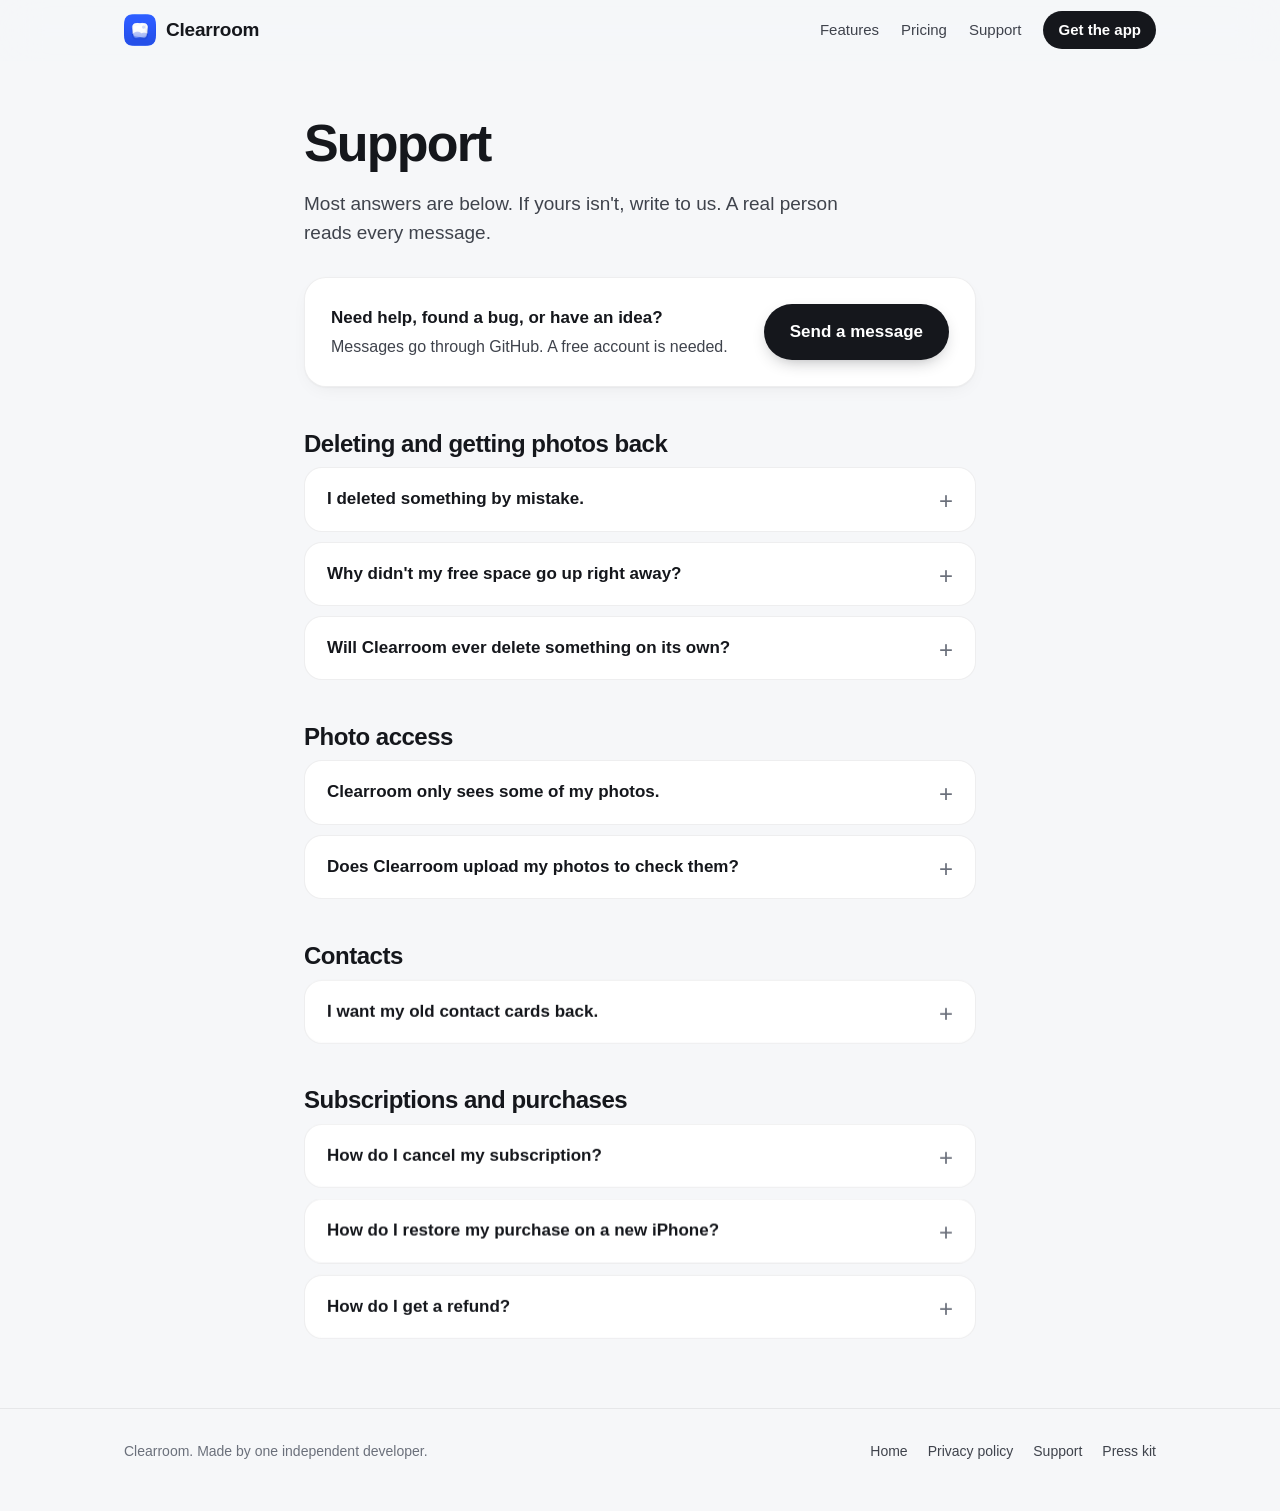
<file: support.html>
<!doctype html>
<html lang="en"><head><meta charset="utf-8"><meta name="viewport" content="width=device-width, initial-scale=1">
<title>Clearroom support</title>
<meta name="description" content="Help for Clearroom: recover deleted photos, free up storage, give full photo access, undo a contact merge, cancel or restore a subscription.">
<link rel="canonical" href="https://rajgupta36.github.io/clearroom/support.html"><script>(function(d){if(!matchMedia('(prefers-reduced-motion: reduce)').matches){d.classList.add('motion');setTimeout(function(){if(!window.__siteReady)d.classList.remove('motion')},2500)}})(document.documentElement)</script>
<link rel="stylesheet" href="style.css?v=4"><link rel="icon" href="favicon.png"></head>
<body>
<a class="skip" href="#main">Skip to content</a>
<header class="top"><div class="wrap">
<a class="brand" href="./"><img src="img/icon-256.png" alt="">Clearroom</a>
<nav aria-label="Main"><a href="./#features">Features</a><a href="./#pricing">Pricing</a><a href="support.html">Support</a><a class="pill" href="./">Get the app</a></nav>
</div></header>
<main id="main" class="doc">
<h1 data-reveal>Support</h1>
<p class="lede">Most answers are below. If yours isn't, write to us. A real person reads every message.</p>
<div class="card contact"><div style="flex:1;min-width:220px"><strong>Need help, found a bug, or have an idea?</strong><p class="muted" style="margin:4px 0 0">Messages go through GitHub. A free account is needed.</p></div><a class="button" href="https://github.com/Rajgupta36/clearroom/issues/new">Send a message</a></div>

<h2>Deleting and getting photos back</h2>
<div class="faq" data-stagger>
<details><summary>I deleted something by mistake.</summary><p>Open Photos, then Albums, then Recently Deleted. Items stay there for 30 days, and you can recover them from there.</p></details>
<details><summary>Why didn't my free space go up right away?</summary><p>iPhone frees the space when Recently Deleted is emptied, after 30 days or when you empty it yourself in Photos, Albums, Recently Deleted.</p></details>
<details><summary>Will Clearroom ever delete something on its own?</summary><p>No. Clearroom only suggests. Every delete goes through the iPhone's own confirmation dialog.</p></details>
</div>

<h2>Photo access</h2>
<div class="faq" data-stagger>
<details><summary>Clearroom only sees some of my photos.</summary><p>Go to iPhone Settings, Apps, Clearroom, Photos and choose Full Access. With Limited access, Clearroom can only check the photos you picked.</p></details>
<details><summary>Does Clearroom upload my photos to check them?</summary><p>No. Everything happens on your iPhone. Clearroom has no servers. See the <a href="privacy.html">privacy policy</a>.</p></details>
</div>

<h2>Contacts</h2>
<div class="faq" data-stagger>
<details><summary>I want my old contact cards back.</summary><p>Right after a merge, tap Undo merge. Later, open Clearroom's Settings, then Contact backups, and share the backup to Contacts.</p></details>
</div>

<h2>Subscriptions and purchases</h2>
<div class="faq" data-stagger>
<details><summary>How do I cancel my subscription?</summary><p>Open iPhone Settings, tap your name, then Subscriptions, then Clearroom. Cancel at least a day before it renews.</p></details>
<details><summary>How do I restore my purchase on a new iPhone?</summary><p>Open Clearroom's Settings and tap Restore purchases.</p></details>
<details><summary>How do I get a refund?</summary><p>Purchases are handled by Apple. Request a refund at reportaproblem.apple.com.</p></details>
</div>
</main>
<footer><div class="wrap">
<span>Clearroom. Made by one independent developer.</span>
<nav aria-label="Footer"><a href="./">Home</a><a href="privacy.html">Privacy policy</a><a href="support.html">Support</a><a href="press.html">Press kit</a></nav>
</div></footer>
<script src="js/motion.js" defer></script>
<script src="js/site.js?v=2" defer></script>
</body></html>
</file>
<file: style.css>
/* Clearroom site. Ink & cobalt, same as the app: neutral surfaces, one accent, no gradients. */
:root {
  /* Soft, slightly cool neutrals with a quiet cobalt. Flat colors, no gradients. */
  --ink: #15171C; --ink-2: #3F434C; --paper: #F6F7F9; --card: #FFFFFF; --muted: #6B707B;
  --line: rgba(21,23,28,.07); --cobalt: #3557E0; --cobalt-soft: rgba(53,87,224,.07); --cobalt-mist: #EDF0FA;
  --on-ink: #FFFFFF; --band: #171B2E; --band-text: #F3F5FB; --band-muted: #A9AFC6; --band-line: rgba(255,255,255,.1);
  --shadow: 0 1px 2px rgba(21,23,28,.04), 0 6px 20px -8px rgba(21,23,28,.08);
  --radius: 22px; --max: 1080px; --ease: cubic-bezier(.22,1,.36,1);
}
@media (prefers-color-scheme: dark) {
  :root {
    --ink: #F1F2F5; --ink-2: #C9CCD4; --paper: #0C0D10; --card: #15171C; --muted: #8E93A0;
    --line: rgba(255,255,255,.08); --cobalt: #7290FF; --cobalt-soft: rgba(114,144,255,.12); --cobalt-mist: #12162A;
    --on-ink: #0C0D10; --band: #12162A; --band-muted: #9CA3BE;
    --shadow: 0 1px 2px rgba(0,0,0,.4), 0 8px 24px -10px rgba(0,0,0,.6);
  }
}
* { box-sizing: border-box; }
html { scroll-behavior: smooth; }
@media (prefers-reduced-motion: reduce) { html { scroll-behavior: auto; } }
body {
  margin: 0; background: var(--paper); color: var(--ink);
  font: 17px/1.55 -apple-system, BlinkMacSystemFont, "SF Pro Text", "Helvetica Neue", Arial, sans-serif;
  -webkit-font-smoothing: antialiased; text-rendering: optimizeLegibility;
}
img { max-width: 100%; display: block; }
a { color: var(--cobalt); text-decoration: none; }
a:hover { text-decoration: underline; }
.wrap { max-width: var(--max); margin: 0 auto; padding: 0 24px; }
.skip { position: absolute; left: -999px; }
.skip:focus { left: 12px; top: 12px; background: var(--card); padding: 8px 12px; border-radius: 10px; z-index: 10; }

/* Top bar */
.top { position: sticky; top: 0; z-index: 5; background: color-mix(in srgb, var(--paper) 80%, transparent); transition: border-color .3s var(--ease), box-shadow .3s var(--ease);
  -webkit-backdrop-filter: saturate(180%) blur(20px); backdrop-filter: saturate(180%) blur(20px);
  border-bottom: 1px solid transparent; }
.top.scrolled { border-bottom-color: var(--line); box-shadow: 0 1px 12px -6px rgba(21,23,28,.12); }
.top .wrap { display: flex; align-items: center; gap: 24px; height: 60px; }
.brand { display: flex; align-items: center; gap: 10px; color: var(--ink); font-weight: 700; font-size: 19px; letter-spacing: -.2px; }
.brand:hover { text-decoration: none; }
.brand img { width: 32px; height: 32px; border-radius: 8px; }
.top nav { margin-left: auto; display: flex; gap: 22px; align-items: center; font-size: 15px; }
.top nav a { color: var(--ink-2); }
.top nav a.pill { background: var(--ink); color: var(--on-ink); padding: 7px 15px; border-radius: 999px; font-weight: 600; }
.top nav a.pill:hover { text-decoration: none; opacity: .88; }
@media (max-width: 720px) { .top nav a:not(.pill) { display: none; } }

/* Buttons */
.button { display: inline-flex; align-items: center; gap: 10px; background: var(--ink); color: var(--on-ink);
  padding: 15px 26px; border-radius: 999px; font-weight: 600; font-size: 17px; transition: transform .15s ease-out, box-shadow .3s var(--ease); box-shadow: 0 6px 18px -8px rgba(21,23,28,.45); }
.button:hover { transform: translateY(-1px); box-shadow: 0 10px 24px -10px rgba(21,23,28,.5); }
.button:hover { text-decoration: none; }
.button:active { transform: scale(.96); }
.button svg { width: 20px; height: 20px; fill: currentColor; }
.note { color: var(--muted); font-size: 14px; margin-top: 12px; }

/* Hero */
.hero { display: grid; grid-template-columns: 1.1fr .9fr; gap: 56px; align-items: center; padding: 72px 0 40px; }
.eyebrow { text-transform: uppercase; letter-spacing: .08em; font-size: 13px; font-weight: 600; color: var(--muted); margin: 0 0 14px; }
h1 { font-size: clamp(40px, 6vw, 68px); line-height: 1.02; letter-spacing: -.035em; margin: 0 0 20px; font-weight: 700; }
h1 em, h2 em { font-style: normal; color: var(--cobalt); }
.lede { font-size: 20px; line-height: 1.5; color: var(--ink-2); margin: 0 0 30px; max-width: 30em; }
.chips { display: flex; flex-wrap: wrap; gap: 8px; margin: 26px 0 0; padding: 0; list-style: none; }
.chips li { font-size: 14px; color: var(--ink-2); background: var(--card); border: 1px solid var(--line); box-shadow: var(--shadow); padding: 6px 12px; border-radius: 999px; }
@media (max-width: 860px) {
  .hero { grid-template-columns: 1fr; gap: 40px; padding-top: 44px; text-align: center; }
  .lede { margin-left: auto; margin-right: auto; }
  .chips { justify-content: center; }
}

/* Phone frame around a real screen capture */
.phone { position: relative; width: 100%; max-width: 330px; margin: 0 auto; aspect-ratio: 1320 / 2868;
  border-radius: 54px; padding: 11px; background: #1D1D1F;
  box-shadow: 0 0 0 1px rgba(0,0,0,.12), 0 30px 60px -20px rgba(0,0,0,.28), 0 12px 24px -12px rgba(0,0,0,.18); }
@media (prefers-color-scheme: dark) { .phone { background: #2C2C2E; box-shadow: 0 0 0 1px rgba(255,255,255,.12), 0 30px 60px -20px rgba(0,0,0,.8); } }
.phone img { width: 100%; height: 100%; object-fit: cover; border-radius: 44px; }
.phone.small { max-width: 280px; border-radius: 46px; padding: 9px; }
.phone.small img { border-radius: 38px; }

/* Proof strip */
.proof { display: grid; grid-template-columns: repeat(4, 1fr); gap: 1px; background: var(--line); border-radius: var(--radius); overflow: hidden; margin: 32px 0 0; }
.proof div { background: var(--card); padding: 24px 22px; }
.proof b { font-variant-numeric: tabular-nums; }
.proof b { display: block; font-size: 28px; letter-spacing: -.02em; }
.proof div > span { color: var(--muted); font-size: 14px; }
@media (max-width: 720px) { .proof { grid-template-columns: repeat(2, 1fr); } }

/* Sections */
section { padding: 88px 0 0; }
.head { max-width: 640px; margin: 0 0 40px; }
.head.center { margin-left: auto; margin-right: auto; text-align: center; }
h2 { font-size: clamp(30px, 4.2vw, 44px); line-height: 1.08; letter-spacing: -.03em; margin: 0 0 14px; }
h3 { font-size: 22px; letter-spacing: -.015em; margin: 0 0 10px; line-height: 1.25; }
.head p { color: var(--ink-2); font-size: 19px; margin: 0; }

/* Feature rows */
.feature { display: grid; grid-template-columns: 1fr 1fr; gap: 64px; align-items: center; padding: 48px 0; border-top: 1px solid var(--line); }
.feature:first-of-type { border-top: 0; }
.feature.flip .text { order: 2; }
.feature .text p { color: var(--ink-2); font-size: 18px; margin: 0 0 14px; }
.feature .tag { letter-spacing: .01em; display: inline-block; font-size: 13px; font-weight: 600; color: var(--cobalt); background: var(--cobalt-soft); padding: 4px 10px; border-radius: 999px; margin-bottom: 14px; }
.ticks { list-style: none; padding: 0; margin: 18px 0 0; }
.ticks li { position: relative; padding-left: 28px; margin: 8px 0; color: var(--ink-2); font-size: 16px; }
.ticks li::before { content: ""; position: absolute; left: 0; top: 4px; width: 18px; height: 18px; border-radius: 50%; background: var(--cobalt);
  -webkit-mask: url('data:image/svg+xml;utf8,<svg xmlns="http://www.w3.org/2000/svg" viewBox="0 0 20 20"><circle cx="10" cy="10" r="10"/></svg>'); }
.ticks li::after { content: ""; position: absolute; left: 6px; top: 8px; width: 5px; height: 8px; border: solid #fff; border-width: 0 2px 2px 0; transform: rotate(45deg); }
@media (max-width: 860px) {
  .feature { grid-template-columns: 1fr; gap: 32px; text-align: left; }
  .feature.flip .text { order: 0; }
}

/* Grid of small cards */
.grid3 { display: grid; grid-template-columns: repeat(3, 1fr); gap: 16px; }
@media (max-width: 860px) { .grid3 { grid-template-columns: 1fr; } }
.card { background: var(--card); border-radius: var(--radius); padding: 26px; border: 1px solid var(--line); box-shadow: var(--shadow); transition: transform .4s var(--ease), box-shadow .4s var(--ease); }
.grid3 .card:hover, .price:hover { transform: translateY(-3px); box-shadow: 0 2px 4px rgba(21,23,28,.04), 0 18px 36px -16px rgba(21,23,28,.16); }
.card p { color: var(--ink-2); margin: 0; font-size: 16px; }
.icon { width: 44px; height: 44px; border-radius: 12px; background: var(--ink); display: grid; place-items: center; margin-bottom: 18px; }
.icon svg { width: 22px; height: 22px; fill: none; stroke: var(--on-ink); stroke-width: 2; stroke-linecap: round; stroke-linejoin: round; }
.num { font-size: 15px; font-weight: 700; color: var(--cobalt); margin-bottom: 10px; }

/* Ink band */
.band { background: var(--band); color: var(--band-text); border-radius: 32px; border: 1px solid var(--band-line); padding: 64px 56px; margin-top: 88px;
  display: grid; grid-template-columns: 1.2fr .8fr; gap: 48px; align-items: center; }
.band h2 { color: var(--band-text); }
.band p, .band li { color: var(--band-muted); font-size: 18px; }
.band .ticks li { color: var(--band-text); }
@media (max-width: 860px) { .band { grid-template-columns: 1fr; padding: 44px 26px; } }

/* Comparison */
.compare { width: 100%; border-collapse: separate; border-spacing: 0; background: var(--card); border-radius: var(--radius); overflow: hidden; border: 1px solid var(--line); font-size: 16px; box-shadow: var(--shadow); }
.compare td:nth-child(2), .compare th:nth-child(2) { background: var(--cobalt-soft); }
.compare th, .compare td { padding: 16px 20px; text-align: left; border-bottom: 1px solid var(--line); vertical-align: top; }
.compare tr:last-child td { border-bottom: 0; }
.compare thead th { font-size: 14px; color: var(--muted); font-weight: 600; }
.compare thead th:nth-child(2) { color: var(--cobalt); }
.compare td:first-child { color: var(--muted); width: 26%; }
.compare td:nth-child(2) { font-weight: 600; }
.compare td:nth-child(3) { color: var(--muted); }
@media (max-width: 640px) { .compare th, .compare td { padding: 12px; font-size: 14px; } }

/* Pricing */
.prices { display: grid; grid-template-columns: repeat(4, 1fr); gap: 16px; align-items: stretch; }
@media (max-width: 960px) { .prices { grid-template-columns: repeat(2, 1fr); } }
@media (max-width: 560px) { .prices { grid-template-columns: 1fr; } }
.price { background: var(--card); border: 1px solid var(--line); border-radius: var(--radius); padding: 26px; display: flex; flex-direction: column; box-shadow: var(--shadow); transition: transform .4s var(--ease), box-shadow .4s var(--ease); }
.price.best { border: 1.5px solid var(--cobalt); background: color-mix(in srgb, var(--card) 94%, var(--cobalt)); }
.price .name { font-weight: 600; font-size: 15px; color: var(--muted); }
.price .amount { font-size: 38px; font-weight: 700; letter-spacing: -.03em; margin: 8px 0 2px; }
.price .per { color: var(--muted); font-size: 14px; }
.price p { color: var(--ink-2); font-size: 15px; margin: 16px 0 0; }
.badge { align-self: flex-start; font-size: 12px; font-weight: 700; color: #fff; background: var(--cobalt); padding: 3px 9px; border-radius: 999px; margin-bottom: 10px; }

/* FAQ */
.faq { max-width: 760px; margin: 0 auto; }
.faq details { background: var(--card); border: 1px solid var(--line); border-radius: 18px; padding: 0 22px; margin: 10px 0; transition: border-color .3s var(--ease); }
.faq details[open] { border-color: color-mix(in srgb, var(--line) 50%, var(--cobalt)); }
.faq .answer { overflow: hidden; }
.faq summary { font-weight: 600; cursor: pointer; padding: 18px 28px 18px 0; list-style: none; position: relative; }
.faq summary::-webkit-details-marker { display: none; }
.faq summary::after { content: "+"; position: absolute; right: 0; top: 14px; font-size: 24px; font-weight: 400; color: var(--muted); transition: transform .35s var(--ease), color .3s; }
.faq details[open] summary::after { color: var(--cobalt); }
.faq details[open] summary::after { transform: rotate(45deg); }
.faq details p { margin: 0 0 18px; color: var(--ink-2); }

/* Closing call to action */
.cta { text-align: center; padding: 96px 0 24px; }
.cta img { width: 88px; height: 88px; border-radius: 20px; margin: 0 auto 24px; box-shadow: 0 10px 30px -10px rgba(0,0,0,.3); }

/* Footer */
footer { border-top: 1px solid var(--line); margin-top: 72px; padding: 32px 0 48px; font-size: 14px; color: var(--muted); }
footer .wrap { display: flex; flex-wrap: wrap; gap: 14px 28px; align-items: center; }
footer nav { display: flex; flex-wrap: wrap; gap: 20px; margin-left: auto; }
footer a { color: var(--ink-2); }

/* Text pages (privacy, support, press) */
.doc { max-width: 720px; margin: 0 auto; padding: 56px 24px 0; }
.doc h1 { font-size: clamp(36px, 5vw, 52px); }
.doc h2 { font-size: 24px; letter-spacing: -.02em; margin: 44px 0 10px; }
.doc p, .doc li { color: var(--ink-2); }
.doc .lede { font-size: 19px; }
.doc .card { margin: 22px 0; }
.doc .card p + p { margin-top: 12px; }
.muted { color: var(--muted); font-size: 15px; }
.summary { display: grid; grid-template-columns: repeat(3, 1fr); gap: 12px; margin: 28px 0 8px; }
.summary div { background: var(--card); border: 1px solid var(--line); border-radius: 18px; padding: 18px; }
.summary b { display: block; font-size: 16px; margin-bottom: 4px; }
.summary span { color: var(--muted); font-size: 14px; }
@media (max-width: 640px) { .summary { grid-template-columns: 1fr; } }
.toc { display: flex; flex-wrap: wrap; gap: 8px; margin: 18px 0 0; }
.toc a { font-size: 14px; background: var(--card); border: 1px solid var(--line); padding: 6px 12px; border-radius: 999px; color: var(--ink-2); }
.facts { width: 100%; border-collapse: collapse; background: var(--card); border-radius: var(--radius); overflow: hidden; border: 1px solid var(--line); }
.facts td { padding: 14px 20px; border-bottom: 1px solid var(--line); vertical-align: top; color: var(--ink-2); }
.facts tr:last-child td { border-bottom: 0; }
.facts td:first-child { color: var(--muted); white-space: nowrap; width: 1%; }
.shots { display: grid; grid-template-columns: repeat(3, 1fr); gap: 16px; margin: 24px 0; }
@media (max-width: 640px) { .shots { grid-template-columns: repeat(2, 1fr); } }
.shots img { border-radius: 18px; border: 1px solid var(--line); }
.contact { display: flex; flex-wrap: wrap; gap: 12px; align-items: center; }
[id] { scroll-margin-top: 76px; }

/* Hero phone sits on a quiet cobalt disc */
.stage { position: relative; display: grid; place-items: center; }
.stage::before { content: ""; position: absolute; width: min(440px, 92%); aspect-ratio: 1; border-radius: 50%; background: var(--cobalt-mist); z-index: 0; }
.stage .phone { position: relative; z-index: 1; }
/* Tinted section */
.mist { background: var(--cobalt-mist); border-radius: 32px; padding: 64px 40px; margin-top: 88px; }
.mist .card { box-shadow: none; }
@media (max-width: 860px) { .mist { padding: 44px 20px; } }

/* Motion: content starts hidden only when JavaScript runs and motion is allowed */
.motion [data-reveal], .motion [data-stagger] > *, .motion [data-hero-text] > *, .motion [data-hero-phone] { opacity: 0; }

.phone, .card, .price { will-change: transform; }
</file>
